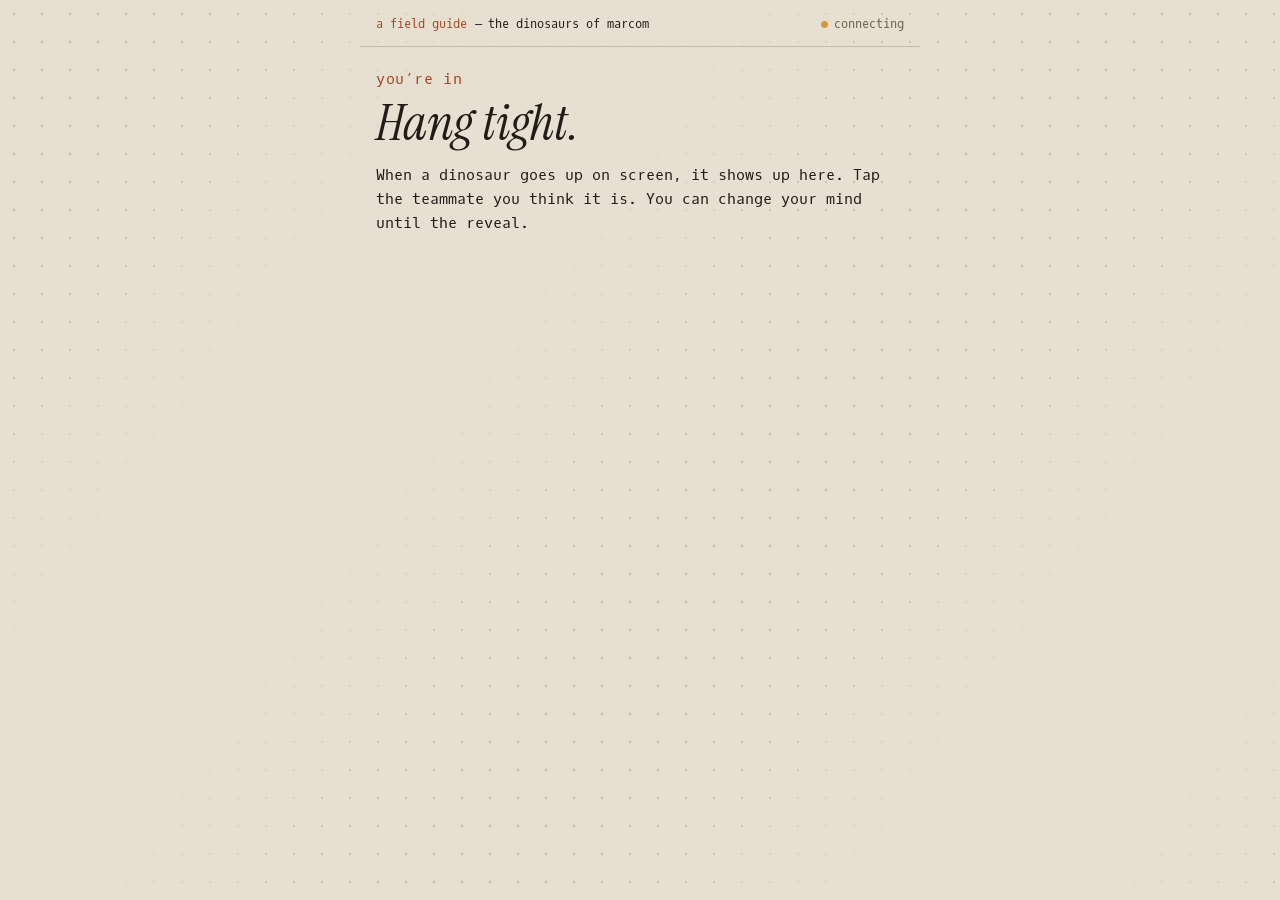
<file: vote.html>
<!doctype html>
<html lang="en">
<head>
  <meta charset="utf-8">
  <meta name="viewport" content="width=device-width, initial-scale=1, viewport-fit=cover">
  <title>Dinosaur Ballot</title>
  <meta name="description" content="Guess which MarCom teammate is which dinosaur.">
  <meta name="theme-color" content="#E7DFD1">
  <link rel="preconnect" href="https://fonts.googleapis.com">
  <link rel="preconnect" href="https://fonts.gstatic.com" crossorigin>
  <link href="https://fonts.googleapis.com/css2?family=Instrument+Serif:ital@0;1&family=Oxygen+Mono&display=swap" rel="stylesheet">
  <link rel="stylesheet" href="assets/base.css">
  <link rel="stylesheet" href="assets/vote.css">
</head>
<body>
  <canvas class="dots" aria-hidden="true"></canvas>

  <header class="top">
    <p class="top__id"><span class="label--accent">a field guide</span> – the dinosaurs of marcom</p>
    <span class="status" data-state="connecting">connecting</span>
  </header>

  <main class="main">
    <div class="view" aria-live="polite"></div>
  </main>


  <p class="toast" role="status"></p>

  <script src="assets/data.js"></script>
  <script src="assets/live.js"></script>
  <script src="assets/dots.js"></script>
  <script src="assets/letters.js"></script>
  <script src="assets/vote.js"></script>
</body>
</html>
</file>
<file: assets/base.css>
/* —— Tokens ——
   Zoe's system (serif carries the human, mono carries the system),
   recolored with the deck's paleo palette. */
:root {
  --bone:  #E7DFD1;
  --sand:  #B3A58F;
  --ochre: #D39A3E;
  --rust:  #A4471F;
  --moss:  #4E5A39;
  --umber: #6B5F51;
  --tar:   #211C17;

  --bg:      var(--bone);
  --text:    var(--tar);
  --muted:   var(--umber);
  --accent:  var(--rust);
  --correct: var(--moss);
  --surface: #DDD3C2;
  --lichen:  #8FA36A;
  --rule:    rgba(33, 28, 23, 0.18);

  --serif: 'Instrument Serif', serif;
  --mono:  'Oxygen Mono', monospace;
}

/* —— Base —— */
*, *::before, *::after { box-sizing: border-box; }

html, body { margin: 0; }

body {
  background: var(--bg);
  color: var(--text);
  font-family: var(--mono);
  font-weight: 300;
  -webkit-font-smoothing: antialiased;
}

img { display: block; max-width: 100%; }

button {
  font: inherit;
  color: inherit;
  background: none;
  border: 0;
  padding: 0;
  cursor: pointer;
}

.dots {
  position: fixed;
  inset: 0;
  width: 100%;
  height: 100%;
  z-index: 0;
  pointer-events: none;
}

/* —— Letter-by-letter headings —— */
.split .char {
  animation: letterIn 0.8s cubic-bezier(0.25, 0.8, 0.25, 1) both;
  animation-delay: calc(var(--i) * 34ms + var(--split-delay, 0s));
}

/* —— Motion —— */
@keyframes fadeUp {
  from { opacity: 0; transform: translateY(18px); filter: blur(5px); }
  to   { opacity: 1; transform: translateY(0);    filter: blur(0); }
}
@keyframes letterIn {
  from { opacity: 0; filter: blur(10px); }
  to   { opacity: 1; filter: blur(0); }
}
@keyframes fadeIn {
  from { opacity: 0; filter: blur(4px); }
  to   { opacity: 1; filter: blur(0); }
}

@media (prefers-reduced-motion: reduce) {
  *, *::before, *::after {
    animation: none !important;
    transition: none !important;
  }
}
</file>
<file: assets/vote.css>
/* —— Layout —— */
body {
  min-height: 100vh;
  font-size: 14px;
}

.top,
.main {
  position: relative;
  z-index: 1;
  max-width: 560px;
  margin: 0 auto;
  padding-left: 16px;
  padding-right: 16px;
}

.top {
  display: flex;
  justify-content: space-between;
  align-items: center;
  gap: 12px;
  padding-top: 16px;
  padding-bottom: 14px;
  border-bottom: 1px solid var(--rule);
}
.top__id { margin: 0; font-size: 12px; }

.label {
  font-size: 12px;
  letter-spacing: 0.04em;
  text-transform: lowercase;
  color: var(--muted);
  margin: 0;
}
.label--accent { color: var(--accent); }

.status {
  display: flex;
  align-items: center;
  gap: 6px;
  font-size: 12px;
  color: var(--muted);
  flex-shrink: 0;
}
.status::before {
  content: '';
  width: 7px;
  height: 7px;
  border-radius: 50%;
  background: var(--ochre);
}
.status[data-state='live']::before { background: var(--moss); }
.status[data-state='offline']::before { background: var(--rust); }

/* —— Specimen card —— */
.view { padding: 20px 0 calc(40px + env(safe-area-inset-bottom)); }
.view > * { animation: fadeIn 0.4s ease both; }

.card__img {
  width: 100%;
  aspect-ratio: 4 / 3;
  object-fit: cover;
  margin: 0 0 16px;
  background: var(--surface);
}

.card__species {
  font-family: var(--serif);
  font-style: italic;
  font-weight: 400;
  font-size: clamp(2.6rem, 12vw, 3.6rem);
  line-height: 0.9;
  letter-spacing: -0.02em;
  margin: 0 0 14px;
}

.prompt {
  font-family: var(--serif);
  font-size: 26px;
  margin: 0 0 12px;
}

/* —— Name buttons —— */
.names {
  display: grid;
  grid-template-columns: 1fr 1fr;
  gap: 8px;
}
.name {
  padding: 14px 12px;
  border: 1px solid var(--rule);
  border-radius: 999px;
  background: var(--bg);
  font-size: 15px;
  text-align: center;
  transition: background-color 0.2s, color 0.2s, border-color 0.2s;
}
.name.is-picked {
  background: var(--accent);
  border-color: var(--accent);
  color: var(--bone);
}
.name:disabled { cursor: default; opacity: 0.4; }
/* Phones keep :hover after a tap, so only real pointers get it. */
@media (hover: hover) {
  .name:not(:disabled):not(.is-picked):hover { border-color: var(--accent); color: var(--accent); }
}
.name.is-answer {
  opacity: 1;
  background: var(--correct);
  border-color: var(--correct);
  color: var(--bone);
}
.name.is-picked:disabled:not(.is-answer) {
  opacity: 1;
  text-decoration: line-through;
}

.verdict {
  font-family: var(--serif);
  font-size: 22px;
  line-height: 1.25;
  margin: 16px 0 0;
  min-height: 1.25em;
}
.verdict em { color: var(--accent); }
.verdict--right em { color: var(--correct); }

/* —— Room results —— */
.room {
  margin-top: 22px;
  padding-top: 16px;
  border-top: 1px solid var(--rule);
}
.room__head {
  display: flex;
  justify-content: space-between;
  margin-bottom: 10px;
}
.room__hint { font-size: 13px; color: var(--muted); margin: 0; }
.bars {
  list-style: none;
  margin: 0;
  padding: 0;
  display: grid;
  gap: 6px;
}
.bars[hidden] { display: none; }
.bar {
  display: grid;
  grid-template-columns: 70px 1fr 24px;
  gap: 10px;
  align-items: center;
  font-size: 13px;
}
.bar__track { height: 12px; background: var(--surface); }
.bar__fill {
  display: block;
  height: 100%;
  background: var(--umber);
  transition: width 0.5s cubic-bezier(0.25, 0.8, 0.25, 1);
}
.bar__n { text-align: right; color: var(--muted); }
.bar.is-answer .bar__fill { background: var(--correct); }
.bar.is-answer .bar__name { color: var(--correct); }

/* —— Waiting + record views —— */
.waiting__h,
.record__h {
  font-family: var(--serif);
  font-style: italic;
  font-weight: 400;
  font-size: clamp(2.4rem, 11vw, 3.2rem);
  line-height: 0.95;
  margin: 8px 0 14px;
}
.waiting p { font-size: 15px; line-height: 1.6; }

.ledger {
  list-style: none;
  margin: 16px 0 0;
  padding: 0;
}
.ledger li {
  display: grid;
  grid-template-columns: 1fr auto;
  gap: 4px 12px;
  padding: 12px 0;
  border-bottom: 1px solid var(--rule);
}
.ledger__species { font-family: var(--serif); font-size: 21px; }
.ledger__mark { font-size: 12px; align-self: center; }
.ledger__mark--right { color: var(--correct); }
.ledger__mark--wrong { color: var(--accent); }
.ledger__detail { grid-column: 1 / -1; font-size: 12px; color: var(--muted); }

/* —— Toast —— */
.toast {
  position: fixed;
  left: 50%;
  bottom: calc(16px + env(safe-area-inset-bottom));
  z-index: 3;
  transform: translate(-50%, 20px);
  margin: 0;
  padding: 10px 16px;
  border-radius: 999px;
  background: var(--rust);
  color: var(--bone);
  font-size: 13px;
  white-space: nowrap;
  opacity: 0;
  pointer-events: none;
  transition: opacity 0.25s, transform 0.25s;
}
.toast.is-visible { opacity: 1; transform: translate(-50%, 0); }
</file>
